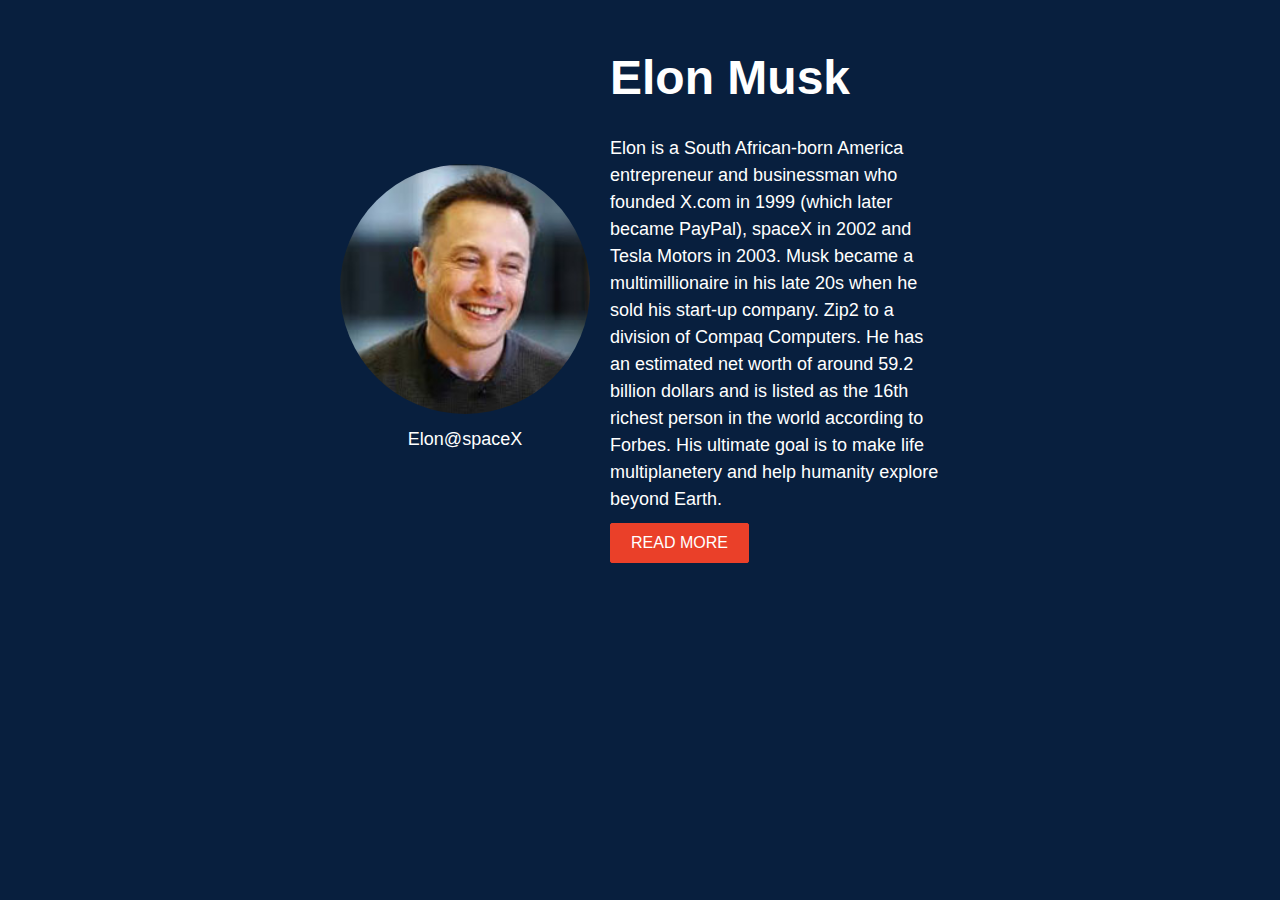
<file: firstChallenge/index.html>
<!DOCTYPE html>
<!--[if lt IE 7]>      <html class="no-js lt-ie9 lt-ie8 lt-ie7"> <![endif]-->
<!--[if IE 7]>         <html class="no-js lt-ie9 lt-ie8"> <![endif]-->
<!--[if IE 8]>         <html class="no-js lt-ie9"> <![endif]-->
<!--[if gt IE 8]>      <html class="no-js"> <!--<![endif]-->
<html>
    <head>
        <meta charset="utf-8">
        <meta http-equiv="X-UA-Compatible" content="IE=edge">
        <title>Aspiring Dev - First Challenge</title>
        <meta name="description" content="">
        <meta name="viewport" content="width=device-width, initial-scale=1">
        <link rel="stylesheet" href="style.css">
        <link rel="stylesheet" href="mobile-style.css">
    </head>
    <body>
        <!--[if lt IE 7]>
            <p class="browsehappy">You are using an <strong>outdated</strong> browser. Please <a href="#">upgrade your browser</a> to improve your experience.</p>
        <![endif]-->
        <div class="wrapper">
            <header class="header__container">
                <picture class="photo__container">
                    <img class="photo" src="elon-musk.jpg" alt="Elon Musk, smiling and wearing black clothes">
                </picture>
                <a class="photo__title" href="https://www.facebook.com/groups/6920566171359087/user/100063904608858/" target="_blank">Elon@spaceX</a>
            </header>
            <main class="content__container">
                <h1 class="content__title">Elon Musk</h1>
                <p class="content__message">Elon is a South African-born America entrepreneur and businessman who founded X.com in 1999 (which later became PayPal), spaceX in 2002 and Tesla Motors in 2003. Musk became a multimillionaire in his late 20s when he sold his start-up company. Zip2 to a division of Compaq Computers. He has an estimated net worth of around 59.2 billion dollars and is listed as the 16th richest person in the world according to Forbes. His ultimate goal is to make life multiplanetery and help humanity explore beyond Earth.</p>
                <button class="content__button button__default">Read More</button>
            </main>
        </div>

        <script>
            const readMore = document.querySelector(".content__button");

            readMore.addEventListener("click", () => {
                window.open("https://www.facebook.com/groups/6920566171359087/?notif_id=1717647618951045&notif_t=group_r2j_approved&ref=notif");
            });

            readMore.addEventListener("mouseenter", (e) => {
                readMore.style.backgroundColor = "var(--background)";
                readMore.style.border = "1px solid var(--button-color)";

             })
            readMore.addEventListener("mouseleave", (e) => {
                readMore.style.backgroundColor = "var(--button-color)";
                readMore.style.border = "1px solid var(--button-color)";
            })
        </script>
    </body>
</html>
</file>
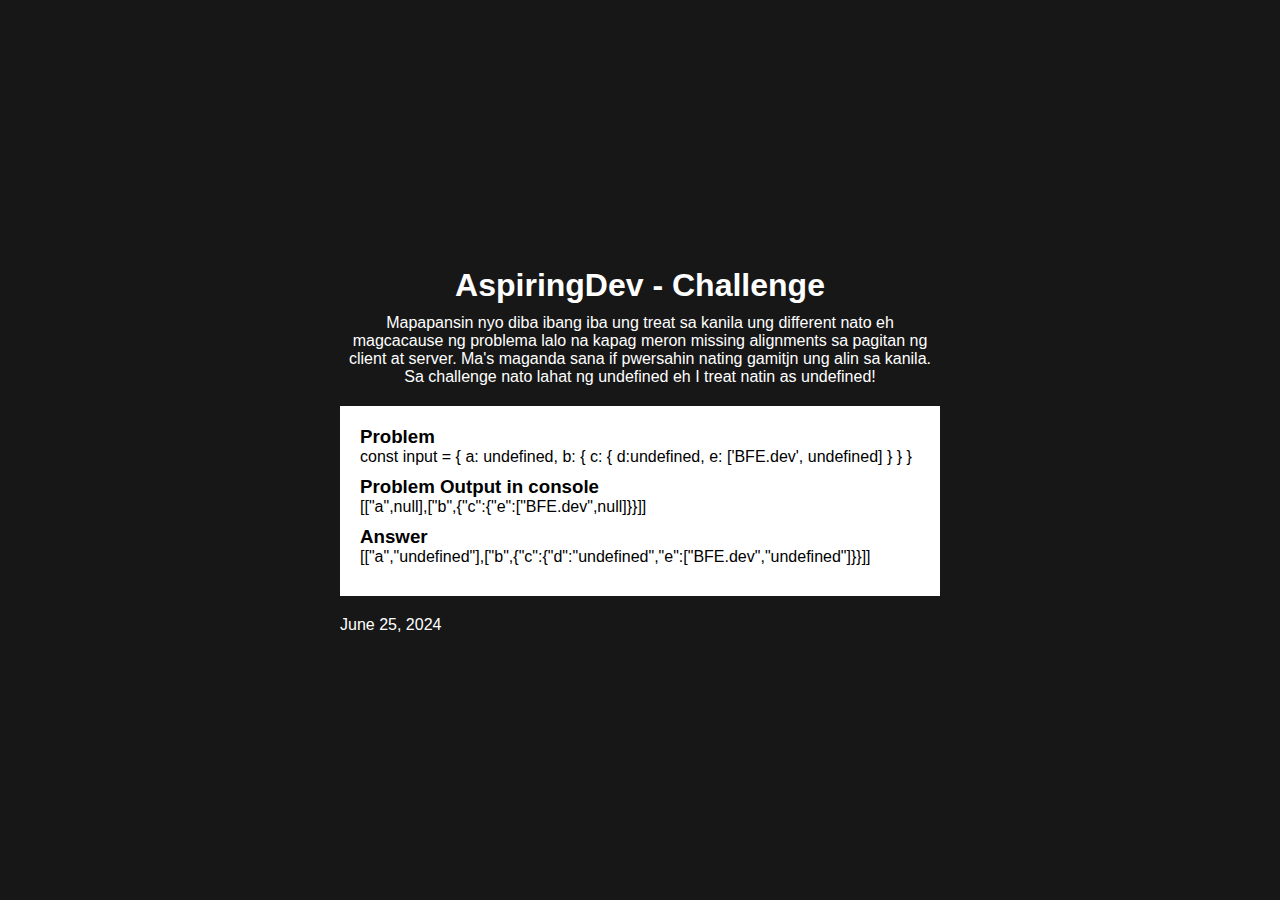
<file: fourthChallenge/index.html>
<!DOCTYPE html>
<html>
    <head>
        <meta charset="utf-8">
        <meta http-equiv="X-UA-Compatible" content="IE=edge">
        <title>Aspiring Dev - Challenge 4</title>
        <meta name="description" content="">
        <meta name="viewport" content="width=device-width, initial-scale=1">
        <style>
            *{
                margin:0;
                padding:0;
                box-sizing: border-box;
            }
            body{
                font-family: sans-serif;
                height: 100vh;
                display: flex;
                flex-direction: column;
                align-items: center;
                justify-content: center;
                margin:0 10%;
                background: rgb(23, 23, 23);
            }
            .wrapper{
                width: 600px;
                max-width: 100%;
                display: flex;
                flex-direction: column;
                gap:20px;
                color:#fff;
            }
            header{
                text-align: center;
            }
            h1{
                margin-bottom:10px;
            }
            main > *{
                margin-bottom:10px;
            }
            main{
                background: #fff;
                color:#000;
                padding:20px;
            }
        </style>
    </head>
    <body>
        <div class="wrapper">
            <header>
                <h1>AspiringDev - Challenge</h1>
                <p>Mapapansin nyo diba ibang iba ung treat sa kanila ung different nato eh magcacause ng problema lalo na kapag meron missing alignments sa pagitan ng client at server. Ma's maganda sana if pwersahin nating gamitjn ung alin sa kanila. Sa challenge nato lahat ng undefined eh I treat natin as undefined!</p>
            </header>
            <main>
                <section>
                    <h3>Problem</h3>
                    const input = {
                        a: undefined,
                        b: {
                            c: {
                                d:undefined,
                                e: ['BFE.dev', undefined]
                            }
                        }
                    }
                </section>
                <section class="main__container">
                </section>
                <section class="solution__container"></section>
            </main>
            <footer>June 25, 2024</footer>
        </div>
        <script>
            const mainContainer = document.querySelector(".main__container")
            const solutionContainer = document.querySelector(".solution__container")


            problemContainer = "";
            solution = "";

            //PROBLEM
            //Sa challenge nato lahat ng undefined eh I treat natin as undefined!
            const input = {
                a: undefined,
                b: {
                    c: {
                        d:undefined,
                        e: ['BFE.dev', undefined]
                    }
                }
            }

            problemContainer = JSON.stringify(Object.entries(input));
            mainContainer.innerHTML = "<h3>Problem Output in console</h3>" + problemContainer;


            //Convert the object to string
            //All typeof undefined will be convert it to undefined
            //Back to Object                
            console.log(undefinedToUndefined(Object.entries(input)))
            solution = JSON.stringify(undefinedToUndefined(Object.entries(input)));
            solutionContainer.innerHTML = "<h3>Answer</h3>" + solution;

            function allUndefinedConverttoUndefined(input, value){
                return value == undefined ? typeof undefined : value;
            }
            function undefinedToUndefined(input){
                return JSON.parse(JSON.stringify(input, allUndefinedConverttoUndefined));
            }
        </script>
    </body>
</html>
</file>
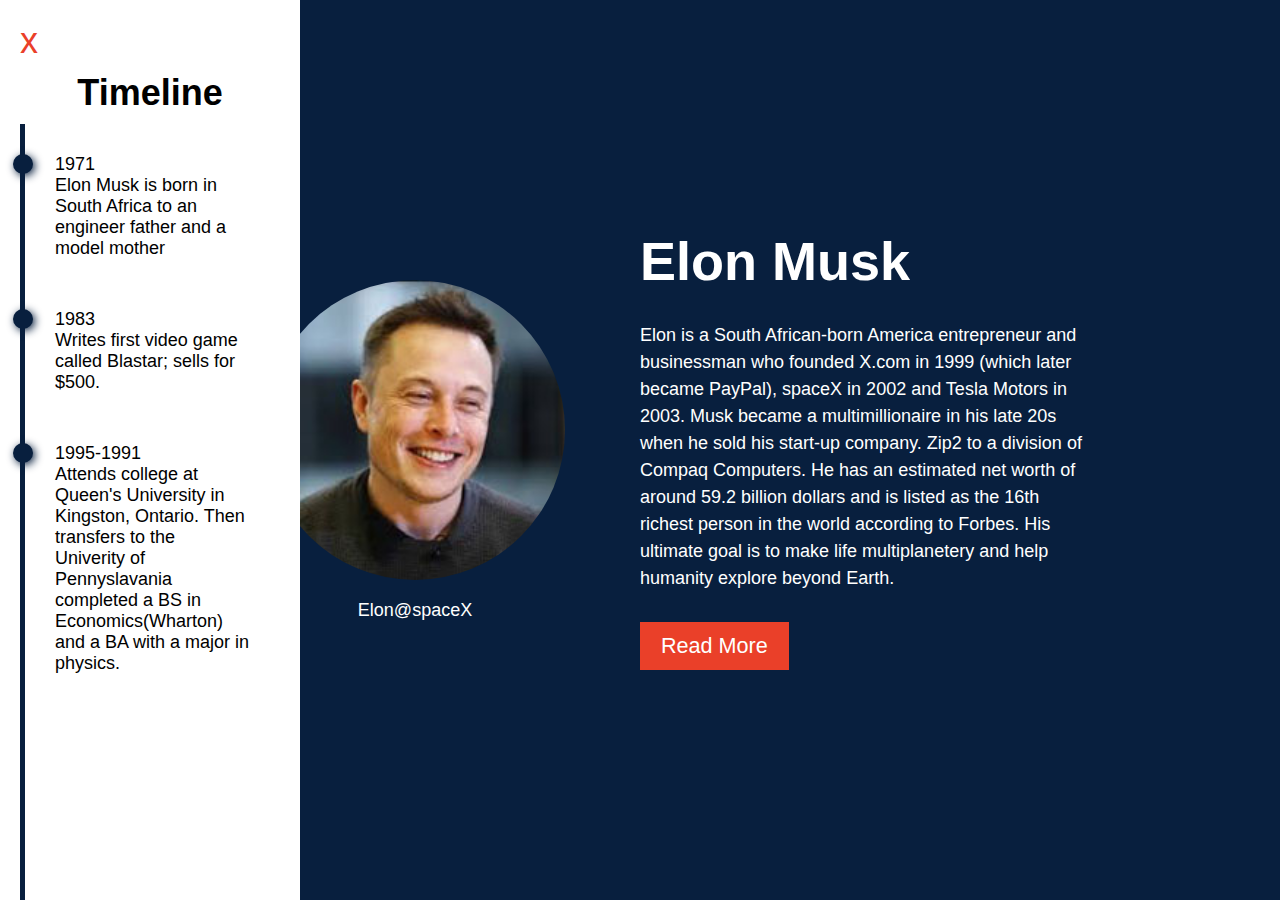
<file: secondChallenge/index.html>
<!DOCTYPE html>
<html>
    <head>
        <meta charset="utf-8">
        <meta http-equiv="X-UA-Compatible" content="IE=edge">
        <title>Aspiring Dev - Second Challenge</title>
        <meta name="description" content="With menu navigation slider">
        <meta name="viewport" content="width=device-width, initial-scale=1">
        <link rel="stylesheet" href="style.css">
        <link rel="stylesheet" href="mobile-style.css">
    </head>
    <body>
        <main>
            <aside class="aside__container">
                <nav class="menu__open_container hide">
                    <div class="menu__open">&#9776</div>
                </nav>
                <summary class="summary__container">
                    <div class="menu__close">x</div>

                    <h1>Timeline</h1>
                    <ul>
                        <li>
                            <time>1971</time>
                            <p>Elon Musk is born in South Africa to an engineer father and a model mother</p>
                        </li>
                        <li>
                            <time>1983</time>
                            <p>Writes first video game called Blastar; sells for $500.</p>
                        </li>
                        <li>
                            <time>1995-1991</time>
                            <p>Attends college at Queen's University in Kingston, Ontario. Then transfers to the Univerity of Pennyslavania completed a BS in Economics(Wharton) and a BA with a major in physics.</p>
                        </li>
                    </ul>
                </summary>
            </aside>
    
            <figure>
                <img src="elon-musk.jpg" alt="Elon Musk, smiling and wearing black clothes">
                <figcaption>
                    <a href="https://www.facebook.com/groups/6920566171359087/user/100063904608858/" target="_blank">Elon@spaceX</a>
                </figcaption>
            </figure>
            
            <article>
                <h1>Elon Musk</h1>
                <p>Elon is a South African-born America entrepreneur and businessman who founded X.com in 1999 (which later became PayPal), spaceX in 2002 and Tesla Motors in 2003. Musk became a multimillionaire in his late 20s when he sold his start-up company. Zip2 to a division of Compaq Computers. He has an estimated net worth of around 59.2 billion dollars and is listed as the 16th richest person in the world according to Forbes. His ultimate goal is to make life multiplanetery and help humanity explore beyond Earth.</p>
                <button>Read More</button>
            </article>
        </main>

        <script>
            const menuOpenContainer = document.querySelector(".menu__open_container");
            const menuClose = document.querySelector(".menu__close");
            const summaryContainer = document.querySelector(".summary__container");
            const asideContainer = document.querySelector(".aside__container");

            menuOpenContainer.addEventListener("click", () => {
                menuOpenContainer.classList.add("hide");
                menuOpenContainer.classList.remove("show");
                summaryContainer.classList.remove("hide");
                summaryContainer.classList.add("show");
                asideContainer.classList.add("overflow__show");
            });

            menuClose.addEventListener("click", () => {
                menuOpenContainer.classList.remove("hide");
                menuOpenContainer.classList.add("show");
                summaryContainer.classList.add("hide");
                summaryContainer.classList.remove("show");
                asideContainer.classList.remove("overflow__show");
            });

        </script>
    </body>
</html>
</file>
<file: firstChallenge/style.css>
:root{
    --background: #081f3e;
    --button-color:#ea4029;
    --light:#fff;
}
*{
    margin:0;
    padding:0;
    box-sizing: border-box;
}
img{
    width: 100%;
    height: 100%;
}
a{
    text-decoration: none;
    color:var(--light);
}
a:hover{
    text-decoration: underline;
}
body{
    background: var(--background);
    font-family: sans-serif;
    height: 100%;
    display:flex;
    align-items: center;
    justify-content: center;
    padding:50px;
    font-size: 18px;
}
.wrapper{
    width: 600px;
    max-width: 100%;
    display: flex;
    align-items: center;
    gap:20px;
}
.header__container{
    display:flex;
    flex-direction: column;
    align-items: center;
    gap:10px;
}
.photo__container{}
.photo{
    border-radius:100%;
    width: 250px;
    height: 250px;
}
.photo__title{
    color:var(--light);
}
.content__container{
    color:var(--light);
    display: flex;
    flex-direction: column;
    gap:10px;
}
.content__title{
    margin-bottom:20px;
    font-size: 3rem;
}
.content__message{
    line-height: 150%;
}
.content__button{
    align-self: start;
    background: var(--button-color);
    border:1px solid var(--button-color);
    border-radius:2px;
    padding:10px 20px;
    color:var(--light);
    text-transform: uppercase;
    cursor: pointer;
    transition: 0.3s background ease;
    font-size: 1rem;
}
.content__button:hover{
    background: none;
    border:1px solid var(--button-color);
}
</file>
<file: firstChallenge/mobile-style.css>
@media only screen and (max-width: 620px) {
    body{
        font-size: 16px;
        height: 100%;
    }
    .wrapper{
        flex-direction: column;
    }
    .header__container{
        padding-top:20px;
    }
    .content__container{
        text-align: center;
    }
    .content__title{
        margin-bottom:10px;
    }
    .content__button{
        align-self: center;
        font-size: 0.8rem;
    }
}

@media only screen and (max-width: 350px) {
    body{
        font-size: 12px;
    }
    .content__title{
        font-size: 2rem;
    }
}

@media only screen and (max-width: 270px) {
    .photo{
        border-radius:100%;
        width: 150px;
        height: 150px;
    }
}
</file>
<file: secondChallenge/style.css>
:root{
    --background: #081f3e;
    --button-color:#ea4029;
    --light:#fff;
    font-size: 18px;
}
*{
    margin:0;
    padding:0;
    box-sizing: border-box;
}
img{
    width: 100%;
    height: 100%;
}
a{
    text-decoration: none;
    color:var(--light);
}
a:hover{
    text-decoration: underline;
}
body{
    background: var(--background);
    font-family: sans-serif;
    height: 100vh;
    display: flex;
    align-items: center;
    padding:20px;
}

main{
    width: 900px;
    max-width: 100%;
    height: 500px;
    max-height: 100%;
    margin:0 auto;
    display: grid;
    grid-template-columns: 1fr 1fr;
}

aside{
    position: fixed;
    top:0;
    left:0;
    bottom:0;
    width: 300px;
}
nav{
    position: absolute;
    margin-bottom:50px;
    padding:20px;
}
.menu__open{
    font-size: 1.5rem;
    cursor: pointer;
    color: var(--light);
    transition: 0.3s color ease;
}
.menu__open:hover{
    color: var(--button-color);
}
.menu__close{
    font-size: 2rem;
    cursor: pointer;
    color:var(--button-color);
}
.menu__close:hover{
    color: var(--background);
    transition: 0.3s color ease;
}
summary{
    display: flex;
    flex-direction: column;
    gap:10px;
    background: var(--light);
    padding:20px;}
summary h1{
    text-align: center;
    font-size: 2rem;
}
ul{
    width: 100%;
    height: 100vh;
    border-left:5px solid var(--background);
    padding:30px;
    display: flex;
    flex-direction: column;
}
li{
    list-style: none;
    margin-bottom:50px;
}
time{
    position: relative;
}
time::before{
    content:'';
    position: absolute;
    left:-42px;
    background: var(--background);
    width: 20px;
    height:20px;
    border-radius:100%;
    box-shadow: 2px 2px 8px var(--background);
}
p{}

figure{
    display: flex;
    flex-direction: column;
    align-items: center;
    justify-content: center;
    gap:20px;
    text-align: center;
}
img{
    width: 300px;
    height: 300px;
    border-radius: 100%;
}
figcaption{}
a{}

article{
    color:var(--light);
    display: flex;
    flex-direction: column;
    justify-content: space-evenly;
}
article h1{
    font-size: 3rem;
}
article p{
    line-height: 150%;
}
button{
    align-self: start;
    padding:10px 20px;
    background: var(--button-color);
    border:1px solid var(--button-color);
    font-size: 1.2rem;
    color:var(--light);
    cursor: pointer;
    transition: 0.3s background ease;
}
button:hover{
    border:1px solid var(--button-color);
    background: var(--background);
}

.hide{
     translate:-100% 0px;
     transition: 1s all ease;
}
.show{
    translate:0% 0px;
    transition: 1s all ease;
}
.overflow__show{
    overflow: auto;
}
</file>
<file: secondChallenge/mobile-style.css>
@media only screen and (max-width: 740px) {
    :root{
        font-size: 16px;
    }
    body{
        height: 100%;
    }
    main{
        grid-template-columns: 1fr;
    }
    article{
        text-align: center;
        gap:40px;
    }
    button{
        align-self: center;
    }
}

@media only screen and (max-width: 350px) {
    :root{
        font-size: 14px;
    }   
    img{
        width: 200px;
        height: 200px;
    }
}
</file>
